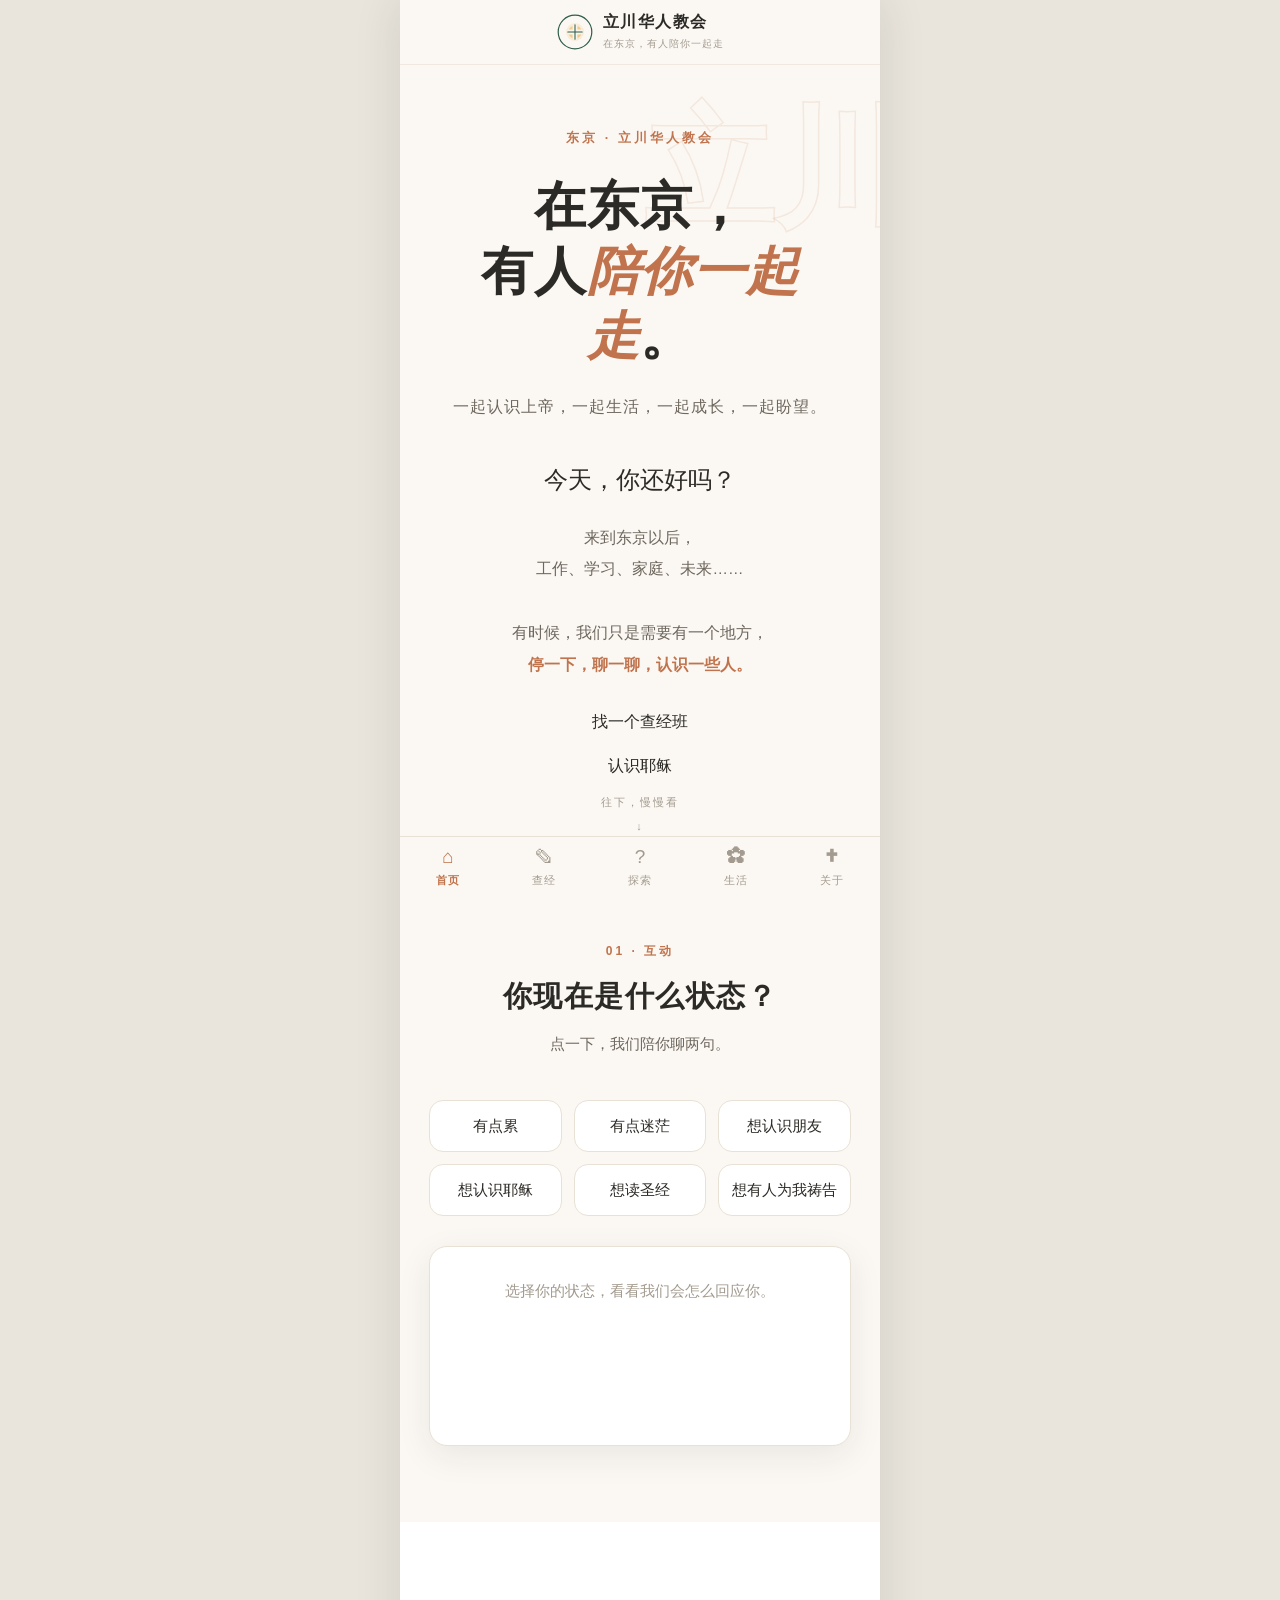
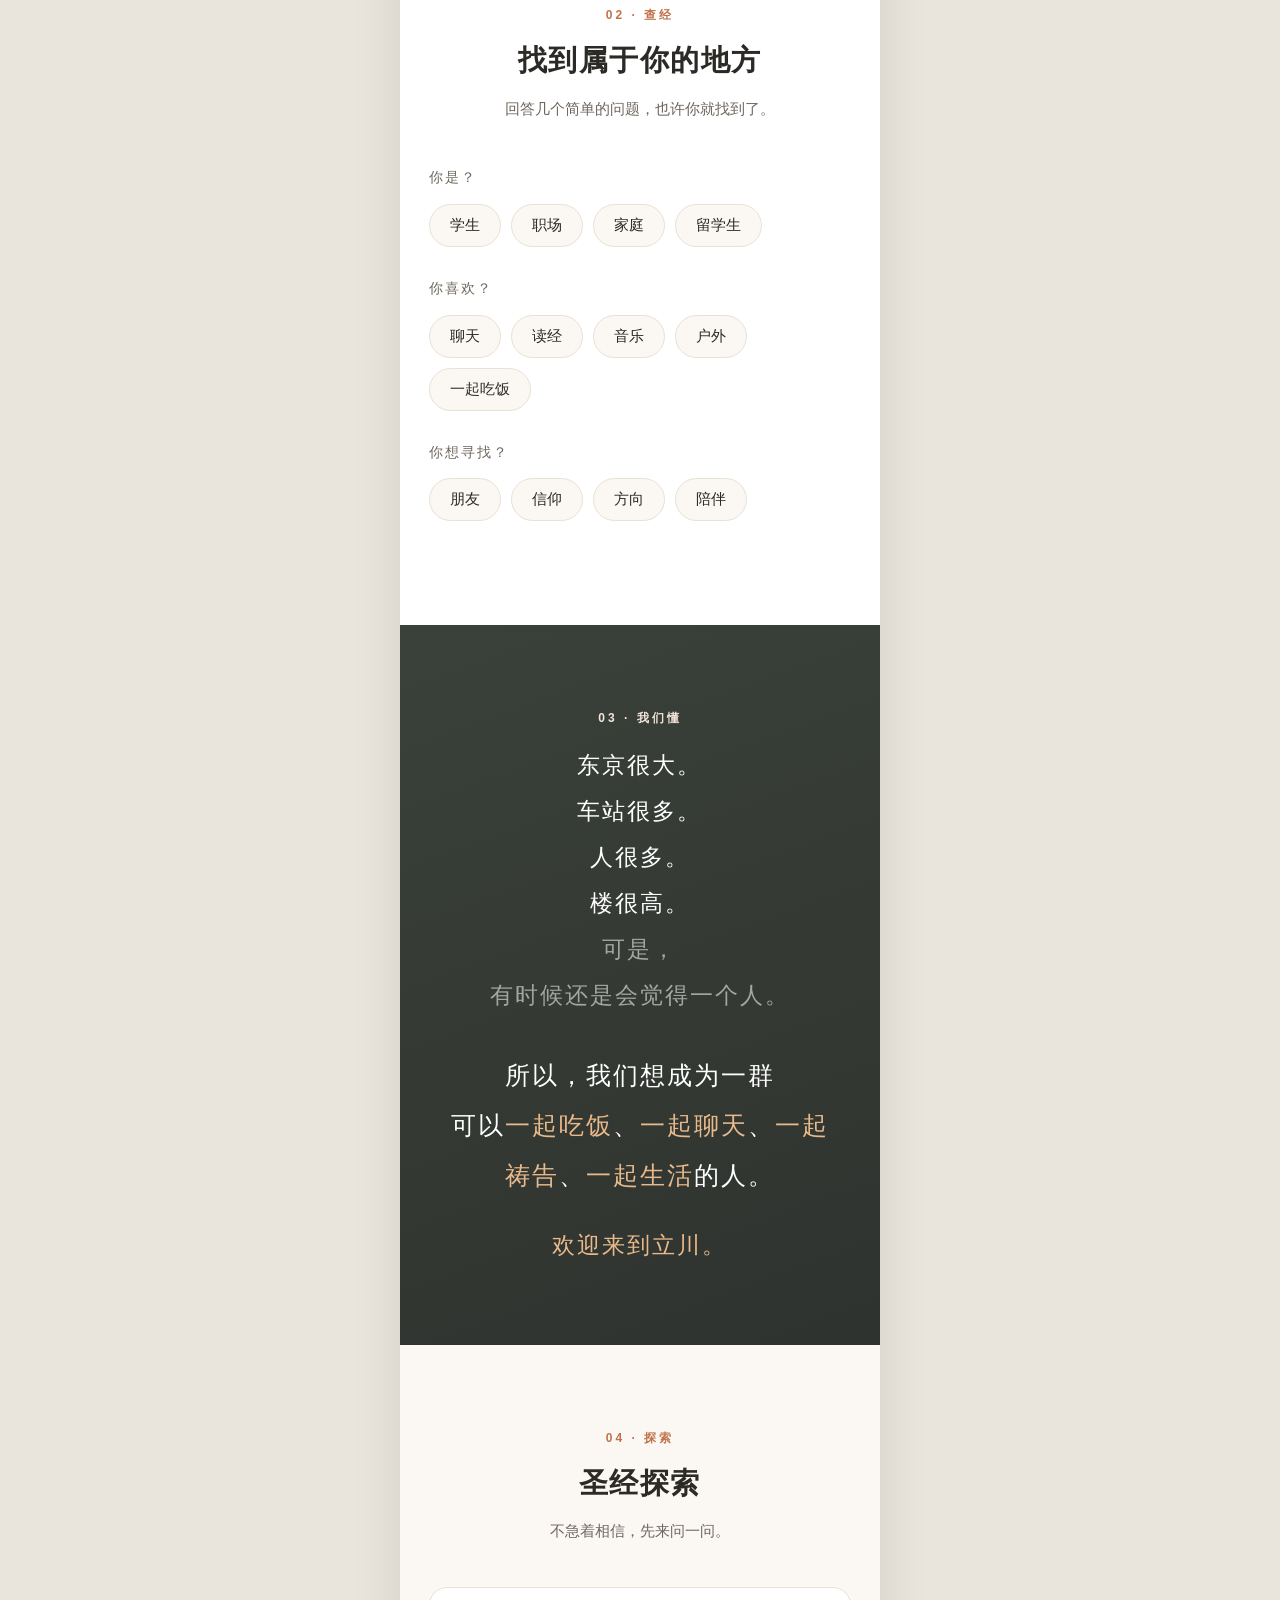
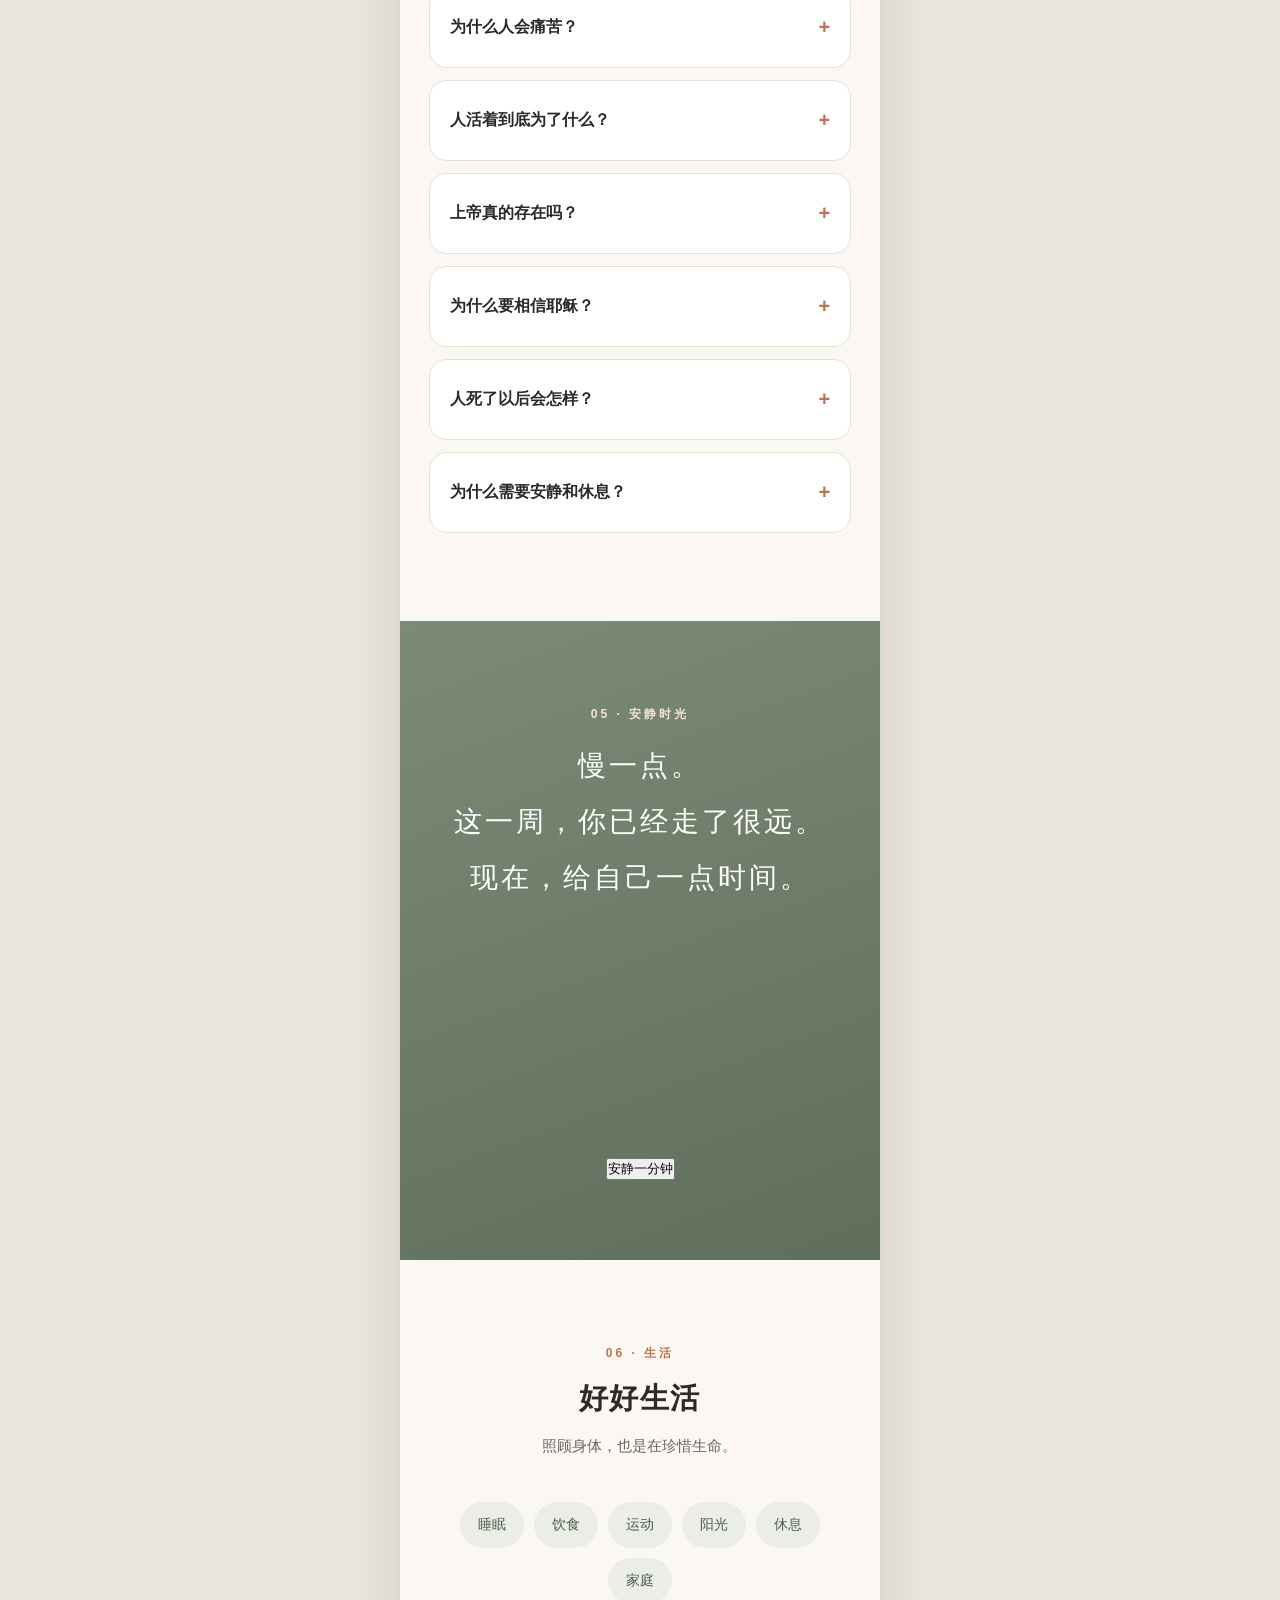
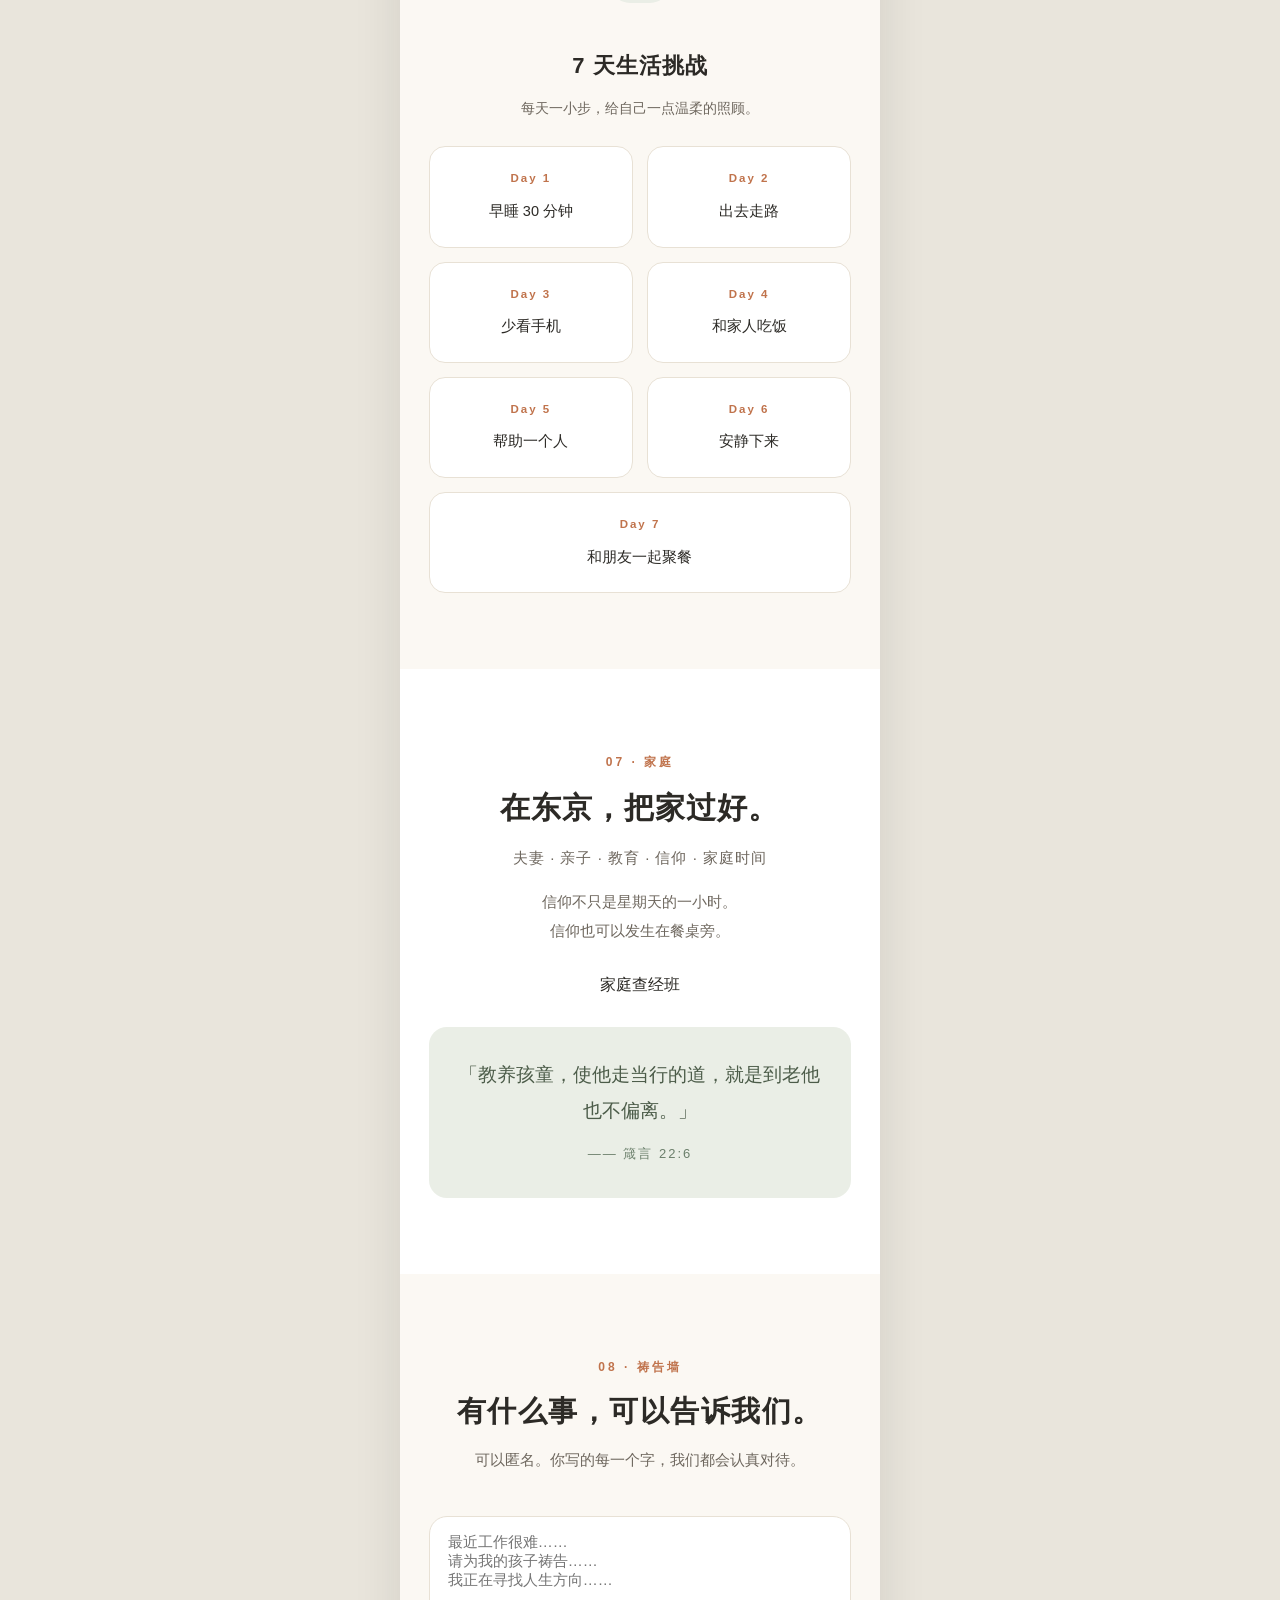
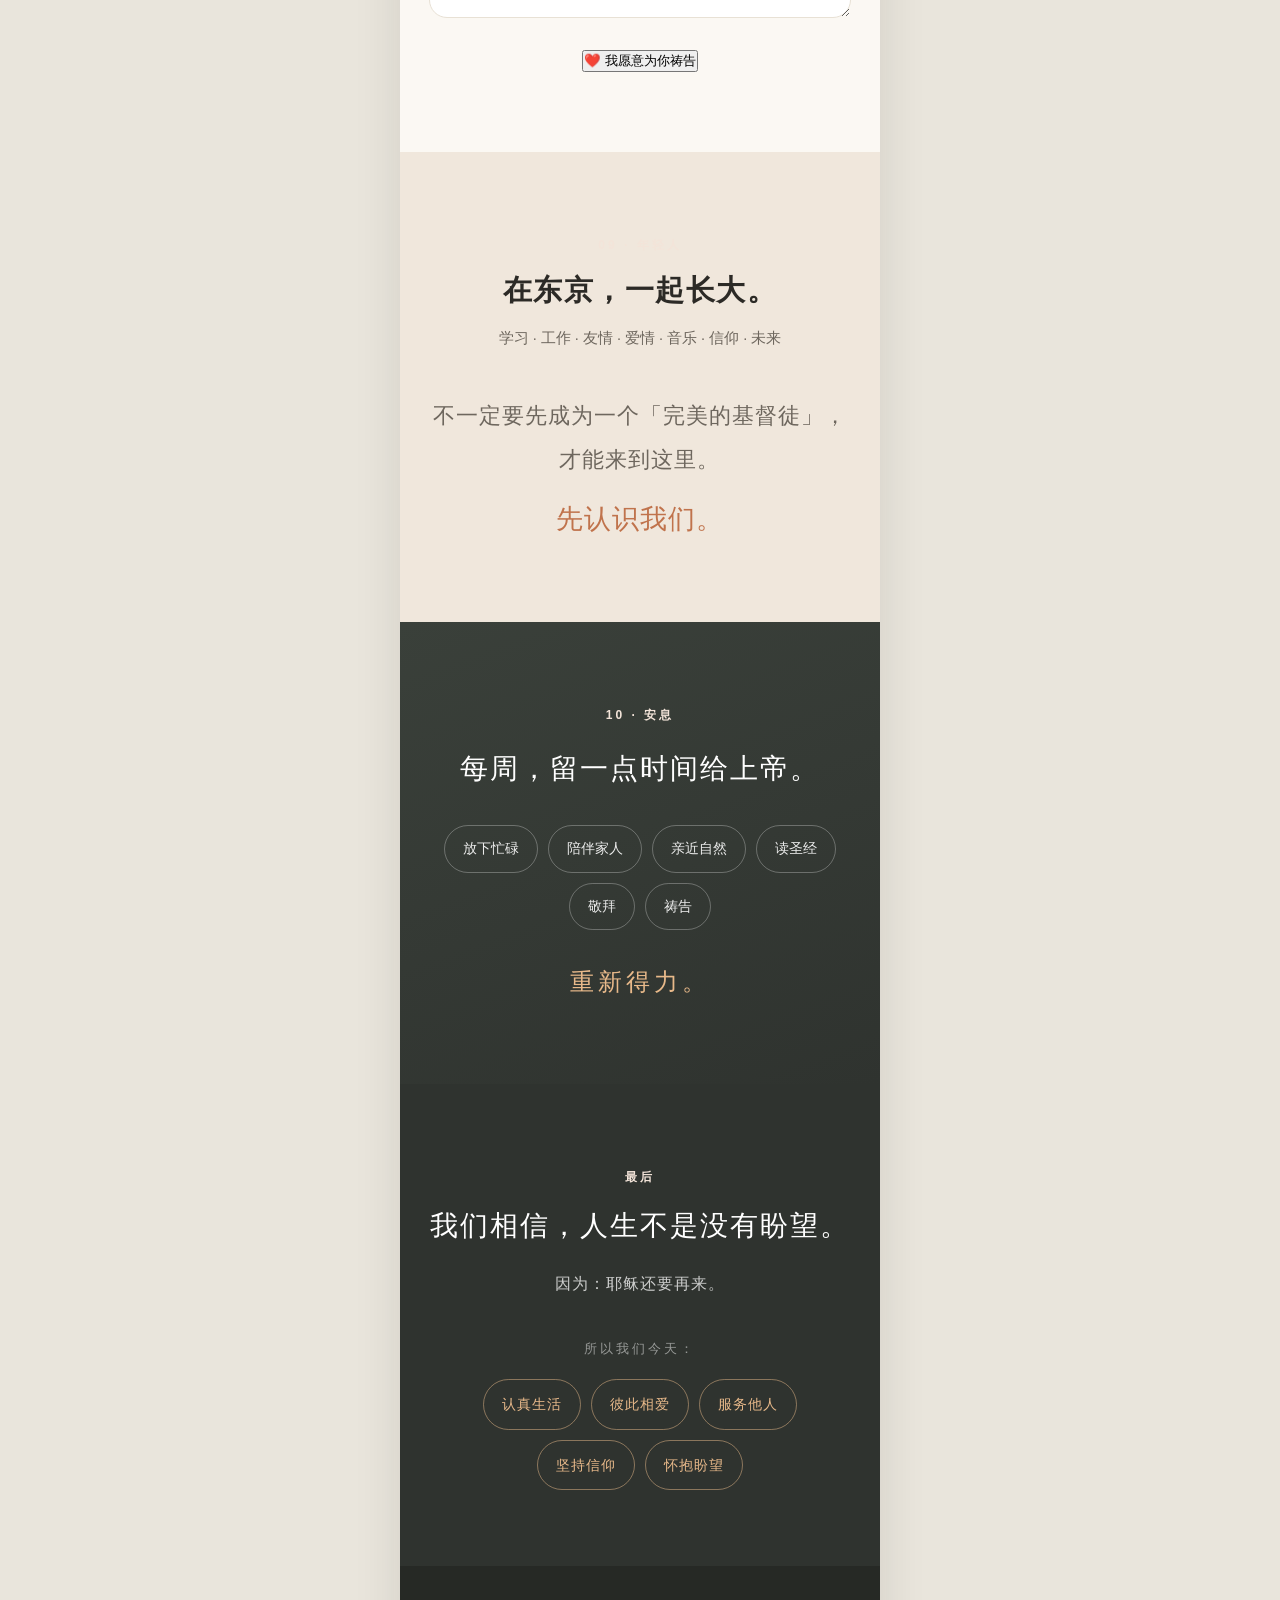
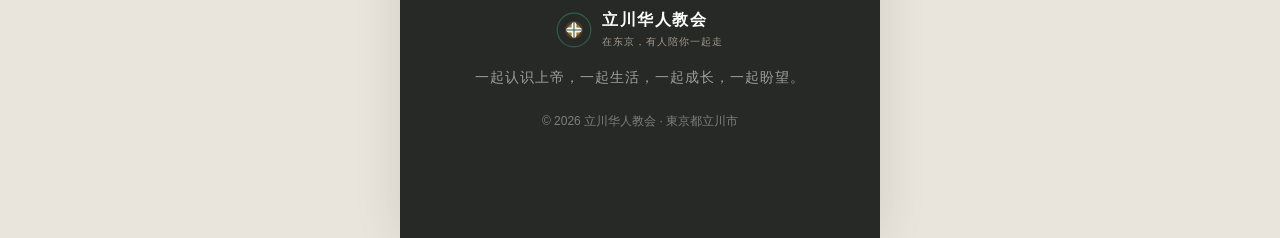
<file: index.html>
<!DOCTYPE html>
<html lang="zh-CN">
<head>
  <meta charset="UTF-8">
  <meta name="viewport" content="width=device-width, initial-scale=1.0">
  <title>立川华人教会｜在东京，有人陪你一起走</title>
  <meta name="description" content="立川华人教会 —— 一个在东京陪你一起走的教会网站。找朋友、找查经、认识圣经、认识耶稣，重新找到生活方向。">
  <link rel="icon" href="assets/img/logo.svg">
  <link rel="stylesheet" href="assets/css/style.css?v=2">
</head>
<body>

<div class="phone">
  <!-- ==================== 顶部栏 ==================== -->
  <header class="nav" id="top">
    <div class="nav-inner">
      <a class="brand" href="#home">
        <span class="brand-logo"><img src="assets/img/logo.svg" alt="立川华人教会"></span>
        <span class="brand-name">
          <strong>立川华人教会</strong>
          <span>在东京，有人陪你一起走</span>
        </span>
      </a>
    </div>
  </header>

  <!-- ==================== 首页 / Hero ==================== -->
  <section class="hero" id="home">
    <div class="hero-bg-word" aria-hidden="true">立川</div>
    <div class="container hero-inner">
      <div class="hero-main reveal in">
        <span class="hero-label">东京 · 立川华人教会</span>
        <h1>在东京，<br>有人<em class="accent">陪你一起走</em>。</h1>
        <p class="hero-sub">一起认识上帝，一起生活，一起成长，一起盼望。</p>
      </div>

      <div class="hero-welcome reveal in" data-delay="1">
        <p class="today">今天，你还好吗？</p>
        <p class="warm">来到东京以后，<br>工作、学习、家庭、未来……<br><br>有时候，我们只是需要有一个地方，<br><span class="hl">停一下，聊一聊，认识一些人。</span></p>
        <div class="hero-actions">
          <a class="btn btn-accent" href="#find">找一个查经班</a>
          <a class="btn btn-ghost" href="#explore">认识耶稣</a>
        </div>
      </div>
    </div>
    <div class="hero-scroll" aria-hidden="true"><span>往下，慢慢看</span><i>↓</i></div>
  </section>

  <!-- ==================== 01 互动首页 ==================== -->
  <section class="section" id="mood">
    <div class="container">
      <div class="section-head reveal">
        <span class="kicker">01 · 互动</span>
        <h2>你现在是什么状态？</h2>
        <p>点一下，我们陪你聊两句。</p>
      </div>

      <div class="mood-grid reveal" data-delay="1">
        <button class="mood-chip" data-mood="tired">有点累</button>
        <button class="mood-chip" data-mood="lost">有点迷茫</button>
        <button class="mood-chip" data-mood="friends">想认识朋友</button>
        <button class="mood-chip" data-mood="jesus">想认识耶稣</button>
        <button class="mood-chip" data-mood="bible">想读圣经</button>
        <button class="mood-chip" data-mood="pray">想有人为我祷告</button>
      </div>

      <div class="mood-panel reveal" data-delay="2" id="mood-panel">
        <p class="mood-panel__hint">选择你的状态，看看我们会怎么回应你。</p>
      </div>
    </div>
  </section>

  <!-- ==================== 02 找到属于你的地方 ==================== -->
  <section class="section alt" id="find">
    <div class="container">
      <div class="section-head reveal">
        <span class="kicker">02 · 查经</span>
        <h2>找到属于你的地方</h2>
        <p>回答几个简单的问题，也许你就找到了。</p>
      </div>

      <div class="quiz reveal" data-delay="1">
        <div class="quiz-q">
          <p class="quiz-label">你是？</p>
          <div class="quiz-opts" data-q="1">
            <button class="opt" data-val="学生">学生</button>
            <button class="opt" data-val="职场">职场</button>
            <button class="opt" data-val="家庭">家庭</button>
            <button class="opt" data-val="留学生">留学生</button>
          </div>
        </div>
        <div class="quiz-q">
          <p class="quiz-label">你喜欢？</p>
          <div class="quiz-opts" data-q="2">
            <button class="opt" data-val="聊天">聊天</button>
            <button class="opt" data-val="读经">读经</button>
            <button class="opt" data-val="音乐">音乐</button>
            <button class="opt" data-val="户外">户外</button>
            <button class="opt" data-val="一起吃饭">一起吃饭</button>
          </div>
        </div>
        <div class="quiz-q">
          <p class="quiz-label">你想寻找？</p>
          <div class="quiz-opts" data-q="3">
            <button class="opt" data-val="朋友">朋友</button>
            <button class="opt" data-val="信仰">信仰</button>
            <button class="opt" data-val="方向">方向</button>
            <button class="opt" data-val="陪伴">陪伴</button>
          </div>
        </div>

        <div class="quiz-result" id="quiz-result">
          <div class="quiz-result__card">
            <p class="quiz-result__lead">也许，你可以从这个查经班开始。</p>
            <h3>立川青年查经班</h3>
            <p class="quiz-result__meta">每周五 · 一起吃饭 · 聊天 · 读圣经</p>
            <a class="btn btn-accent" href="#prayer">第一次来看看</a>
          </div>
        </div>
      </div>
    </div>
  </section>

  <!-- ==================== 03 一个人来到东京 ==================== -->
  <section class="section alone" id="alone">
    <div class="container">
      <div class="alone-copy reveal">
        <span class="kicker light">03 · 我们懂</span>
        <p class="line">东京很大。</p>
        <p class="line">车站很多。</p>
        <p class="line">人很多。</p>
        <p class="line">楼很高。</p>
        <p class="line dim">可是，</p>
        <p class="line dim">有时候还是会觉得一个人。</p>
        <div class="alone-gap"></div>
        <p class="line big">所以，我们想成为一群</p>
        <p class="line big">可以<em>一起吃饭</em>、<em>一起聊天</em>、<em>一起祷告</em>、<em>一起生活</em>的人。</p>
        <p class="line accent-line">欢迎来到立川。</p>
      </div>
    </div>
  </section>

  <!-- ==================== 04 圣经探索 ==================== -->
  <section class="section" id="explore">
    <div class="container">
      <div class="section-head reveal">
        <span class="kicker">04 · 探索</span>
        <h2>圣经探索</h2>
        <p>不急着相信，先来问一问。</p>
      </div>

      <div class="explore-list reveal" data-delay="1">
        <details class="explore-item">
          <summary>为什么人会痛苦？</summary>
          <div class="explore-body">
            <p class="verse">「你们在世上会有苦难，但你们可以放心，我已经胜了世界。」<span class="ref">—— 约翰福音 16:33</span></p>
            <p>痛苦不是答案，但耶稣说祂已经在苦难中胜过了世界。我们不必假装一切很好，可以带着真实的问题来，一起寻找答案。</p>
            <a class="text-link" href="#prayer">和我们聊聊 →</a>
          </div>
        </details>
        <details class="explore-item">
          <summary>人活着到底为了什么？</summary>
          <div class="explore-body">
            <p class="verse">「你叫他比天使微小一点，并赐他荣耀尊贵为冠冕。」<span class="ref">—— 诗篇 8:5</span></p>
            <p>你不是偶然存在的。圣经说人被造得荣耀而尊贵，被爱、被珍惜，也被赋予一份有意义的人生。</p>
            <a class="text-link" href="#prayer">和我们聊聊 →</a>
          </div>
        </details>
        <details class="explore-item">
          <summary>上帝真的存在吗？</summary>
          <div class="explore-body">
            <p class="verse">「自从造天地以来，神的永能和神性是明明可知的。」<span class="ref">—— 罗马书 1:20</span></p>
            <p>这是个值得认真对待的问题。我们欢迎你提问、怀疑、探索，也愿意陪你一起寻找答案。</p>
            <a class="text-link" href="#prayer">和我们聊聊 →</a>
          </div>
        </details>
        <details class="explore-item">
          <summary>为什么要相信耶稣？</summary>
          <div class="explore-body">
            <p class="verse">「神爱世人，甚至将祂的独生子赐给他们。」<span class="ref">—— 约翰福音 3:16</span></p>
            <p>因为耶稣愿意走近我们。祂不是高高在上的神，而是愿意和我们一起走的那一位。</p>
            <a class="text-link" href="#prayer">和我们聊聊 →</a>
          </div>
        </details>
        <details class="explore-item">
          <summary>人死了以后会怎样？</summary>
          <div class="explore-body">
            <p class="verse">「在基督里睡了的人，神也必将他们与耶稣一同带来。」<span class="ref">—— 帖撒罗尼迦前书 4:14</span></p>
            <p>圣经给我们一个有盼望的答案：死亡不是终点，在耶稣里，我们有复活的盼望。</p>
            <a class="text-link" href="#prayer">和我们聊聊 →</a>
          </div>
        </details>
        <details class="explore-item">
          <summary>为什么需要安静和休息？</summary>
          <div class="explore-body">
            <p class="verse">「你们要休息，要知道我是神。」<span class="ref">—— 诗篇 46:10</span></p>
            <p>休息不是懒惰，是重新得力。上帝在创造后也安息，祂邀请我们也学习停下。</p>
            <a class="text-link" href="#quiet">去安静时光 →</a>
          </div>
        </details>
      </div>
    </div>
  </section>

  <!-- ==================== 05 安静时光 ==================== -->
  <section class="section quiet" id="quiet">
    <div class="container quiet-box reveal">
      <span class="kicker light">05 · 安静时光</span>
      <p class="quiet-line q1">慢一点。</p>
      <p class="quiet-line q2">这一周，你已经走了很远。</p>
      <p class="quiet-line q3">现在，给自己一点时间。</p>
      <div class="quiet-stage" id="quiet-stage">
        <p class="quiet-step" data-step="breath">呼吸。</p>
        <p class="quiet-step" data-step="still">安静。</p>
        <p class="quiet-step" data-step="thanks">感谢。</p>
        <p class="quiet-step" data-step="pray">祷告。</p>
        <p class="quiet-verse" id="quiet-verse">「凡劳苦担重担的人，可以到我这里来，我就使你们得安息。」<span>—— 马太福音 11:28</span></p>
      </div>
      <button class="btn btn-light" id="quiet-start">安静一分钟</button>
      <button class="btn btn-light-ghost" id="quiet-reset" style="display:none;">再安静一次</button>
    </div>
  </section>

  <!-- ==================== 06 好好生活 ==================== -->
  <section class="section" id="life">
    <div class="container">
      <div class="section-head reveal">
        <span class="kicker">06 · 生活</span>
        <h2>好好生活</h2>
        <p>照顾身体，也是在珍惜生命。</p>
      </div>

      <div class="life-tags reveal" data-delay="1">
        <span>睡眠</span><span>饮食</span><span>运动</span><span>阳光</span><span>休息</span><span>家庭</span>
      </div>

      <div class="challenge-head reveal">
        <h3>7 天生活挑战</h3>
        <p>每天一小步，给自己一点温柔的照顾。</p>
      </div>

      <div class="challenge-grid">
        <div class="day reveal"><span class="day-num">Day 1</span><p>早睡 30 分钟</p></div>
        <div class="day reveal" data-delay="1"><span class="day-num">Day 2</span><p>出去走路</p></div>
        <div class="day reveal" data-delay="2"><span class="day-num">Day 3</span><p>少看手机</p></div>
        <div class="day reveal" data-delay="1"><span class="day-num">Day 4</span><p>和家人吃饭</p></div>
        <div class="day reveal" data-delay="2"><span class="day-num">Day 5</span><p>帮助一个人</p></div>
        <div class="day reveal" data-delay="3"><span class="day-num">Day 6</span><p>安静下来</p></div>
        <div class="day day--wide reveal" data-delay="3"><span class="day-num">Day 7</span><p>和朋友一起聚餐</p></div>
      </div>
    </div>
  </section>

  <!-- ==================== 07 家庭 ==================== -->
  <section class="section alt" id="family">
    <div class="container split">
      <div class="split-text reveal">
        <span class="kicker">07 · 家庭</span>
        <h2>在东京，把家过好。</h2>
        <p class="lead">夫妻 · 亲子 · 教育 · 信仰 · 家庭时间</p>
        <p>信仰不只是星期天的一小时。<br>信仰也可以发生在餐桌旁。</p>
        <a class="btn btn-accent" href="#prayer">家庭查经班</a>
      </div>
      <div class="split-quote reveal" data-delay="1">
        <p class="q">「教养孩童，使他走当行的道，就是到老他也不偏离。」</p>
        <p class="src">—— 箴言 22:6</p>
      </div>
    </div>
  </section>

  <!-- ==================== 08 祷告墙 ==================== -->
  <section class="section" id="prayer">
    <div class="container">
      <div class="section-head reveal">
        <span class="kicker">08 · 祷告墙</span>
        <h2>有什么事，可以告诉我们。</h2>
        <p>可以匿名。你写的每一个字，我们都会认真对待。</p>
      </div>

      <div class="prayer-box reveal" data-delay="1">
        <textarea id="prayer-input" rows="4" placeholder="最近工作很难……&#10;请为我的孩子祷告……&#10;我正在寻找人生方向……"></textarea>
        <button class="btn btn-accent" id="prayer-submit">❤️ 我愿意为你祷告</button>
        <p class="prayer-done" id="prayer-done">收到。我们会在祷告中记住你。愿平安与你同在。</p>
      </div>
    </div>
  </section>

  <!-- ==================== 09 年轻人 ==================== -->
  <section class="section youth" id="youth">
    <div class="container">
      <div class="section-head reveal light-head">
        <span class="kicker light">09 · 年轻人</span>
        <h2>在东京，一起长大。</h2>
        <p>学习 · 工作 · 友情 · 爱情 · 音乐 · 信仰 · 未来</p>
      </div>
      <p class="youth-line reveal" data-delay="1">不一定要先成为一个「完美的基督徒」，才能来到这里。</p>
      <p class="youth-line strong reveal" data-delay="2">先认识我们。</p>
    </div>
  </section>

  <!-- ==================== 10 安息与盼望 ==================== -->
  <section class="section rest" id="rest">
    <div class="container">
      <div class="rest-copy reveal">
        <span class="kicker light">10 · 安息</span>
        <p class="rest-lead">每周，留一点时间给上帝。</p>
        <div class="rest-tags">
          <span>放下忙碌</span><span>陪伴家人</span><span>亲近自然</span><span>读圣经</span><span>敬拜</span><span>祷告</span>
        </div>
        <p class="rest-end">重新得力。</p>
      </div>
    </div>
  </section>

  <!-- ==================== 11 最后一屏 ==================== -->
  <section class="section final" id="about">
    <div class="container final-box reveal">
      <span class="kicker light">最后</span>
      <p class="final-line">我们相信，人生不是没有盼望。</p>
      <p class="final-because">因为：耶稣还要再来。</p>
      <p class="final-so">所以我们今天：</p>
      <div class="final-words">
        <span>认真生活</span><span>彼此相爱</span><span>服务他人</span><span>坚持信仰</span><span>怀抱盼望</span>
      </div>
    </div>
  </section>

  <!-- ==================== 页脚 ==================== -->
  <footer class="footer">
    <div class="container">
      <a class="brand" href="#home">
        <span class="brand-logo"><img src="assets/img/logo.svg" alt=""></span>
        <span class="brand-name"><strong>立川华人教会</strong><span>在东京，有人陪你一起走</span></span>
      </a>
      <p class="footer-tagline">一起认识上帝，一起生活，一起成长，一起盼望。</p>
      <p class="footer-copy">© <span class="js-year">2026</span> 立川华人教会 · 東京都立川市</p>
    </div>
  </footer>
</div><!-- /.phone -->

  <!-- ==================== 底部标签导航（手机版） ==================== -->
  <nav class="tabbar">
    <a class="tab" href="#home"><span class="tab-ic">⌂</span><span class="tab-tx">首页</span></a>
    <a class="tab" href="#find"><span class="tab-ic">✎</span><span class="tab-tx">查经</span></a>
    <a class="tab" href="#explore"><span class="tab-ic">?</span><span class="tab-tx">探索</span></a>
    <a class="tab" href="#life"><span class="tab-ic">✿</span><span class="tab-tx">生活</span></a>
    <a class="tab" href="#about"><span class="tab-ic">✝</span><span class="tab-tx">关于</span></a>
  </nav>

  <script src="assets/js/main.js?v=3"></script>
</body>
</html>
</file>
<file: assets/css/style.css>
/* ============================================================
   立川华人教会 · 手机版版面
   窄屏手机式布局：内容居中窄栏 + 底部 App 式标签导航
   ============================================================ */

:root {
  --paper: #fbf8f3;
  --white: #ffffff;
  --ink: #2c2a26;
  --ink-soft: #6e675e;
  --ink-faint: #a39b8f;
  --accent: #c0734c;
  --accent-deep: #a85f3c;
  --accent-soft: #f3e4d9;
  --sage: #7c8b76;
  --sage-soft: #eaeee6;
  --line: #e8e1d5;
  --dark: #2f332f;
  --font: "PingFang SC", "Hiragino Sans GB", "Hiragino Sans", "Noto Sans CJK SC", "Helvetica Neue", Arial, sans-serif;
  --font-serif: "Songti SC", "STSong", "Noto Serif CJK SC", "SimSun", serif;
  --radius: 18px;
  --shadow: 0 10px 34px rgba(44, 42, 38, 0.08);
  --phone: 480px;
}

* { box-sizing: border-box; margin: 0; padding: 0; }

html { scroll-behavior: smooth; }

body {
  font-family: var(--font);
  color: var(--ink);
  background: #e9e5dc;
  font-size: 15.5px;
  line-height: 2.05;
  -webkit-font-smoothing: antialiased;
}

img { max-width: 100%; display: block; }
a { color: inherit; text-decoration: none; }
ul { list-style: none; }
button { font-family: inherit; cursor: pointer; }

/* ============ 手机外壳 ============ */
.phone {
  position: relative;
  max-width: var(--phone);
  margin: 0 auto;
  min-height: 100vh;
  background: var(--paper);
  box-shadow: 0 0 44px rgba(44, 42, 38, 0.12);
}

.container { width: min(440px, 88%); margin: 0 auto; }

/* ============ 顶部栏 ============ */
.nav {
  position: sticky;
  top: 0;
  z-index: 1000;
  background: rgba(251, 248, 243, 0.9);
  backdrop-filter: blur(14px);
  -webkit-backdrop-filter: blur(14px);
  border-bottom: 1px solid rgba(232, 225, 213, 0.7);
}
.nav-inner {
  display: flex;
  align-items: center;
  justify-content: center;
  height: 64px;
  padding: 0 18px;
}

.brand { display: flex; align-items: center; gap: 10px; }
.brand-logo { width: 36px; height: 36px; flex-shrink: 0; }
.brand-logo img { width: 36px; height: 36px; }
.brand-name { line-height: 1.25; text-align: left; }
.brand-name strong { display: block; font-size: 16px; letter-spacing: 1.5px; color: var(--ink); }
.brand-name span { font-size: 10px; letter-spacing: 1px; color: var(--ink-faint); }

/* ============ Hero ============ */
.hero {
  position: relative;
  min-height: 88vh;
  display: flex;
  align-items: center;
  padding: 56px 0 76px;
  overflow: hidden;
}
.hero-bg-word {
  position: absolute;
  top: 40px;
  right: -24px;
  font-family: var(--font-serif);
  font-size: 130px;
  font-weight: 700;
  line-height: 1;
  color: transparent;
  -webkit-text-stroke: 1.5px rgba(192, 115, 76, 0.12);
  user-select: none;
  pointer-events: none;
  z-index: 0;
}
.hero-inner {
  position: relative;
  z-index: 1;
  text-align: center;
}
.hero-label {
  display: inline-block;
  font-size: 12.5px;
  letter-spacing: 3px;
  color: var(--accent);
  font-weight: 600;
  margin-bottom: 22px;
}
.hero h1 {
  font-size: clamp(38px, 10vw, 52px);
  line-height: 1.25;
  font-weight: 700;
  letter-spacing: 1px;
  margin-bottom: 22px;
}
.hero h1 .accent {
  color: var(--accent);
  font-family: var(--font-serif);
  font-weight: 600;
}
.hero-sub { font-size: 15.5px; color: var(--ink-soft); letter-spacing: 1px; }
.hero-welcome { margin-top: 34px; }
.hero-welcome .today {
  font-family: var(--font-serif);
  font-size: 24px;
  color: var(--ink);
  margin-bottom: 16px;
}
.hero-welcome .warm { font-size: 15.5px; color: var(--ink-soft); }
.hero-welcome .warm .hl { color: var(--accent); font-weight: 600; }
.hero-actions { display: flex; flex-direction: column; gap: 12px; margin-top: 26px; }
.hero-actions .btn { width: 100%; justify-content: center; }

.hero-scroll {
  position: absolute;
  bottom: 20px;
  left: 50%;
  transform: translateX(-50%);
  display: flex;
  flex-direction: column;
  align-items: center;
  gap: 2px;
  color: var(--ink-faint);
  font-size: 11px;
  letter-spacing: 2px;
}
.hero-scroll i { font-style: normal; animation: bounce 1.8s ease-in-out infinite; }
@keyframes bounce {
  0%, 100% { transform: translateY(0); opacity: .6; }
  50% { transform: translateY(5px); opacity: 1; }
}

/* ============ 通用区块 ============ */
.section { padding: 76px 0; }
.section.alt { background: var(--white); }

.section-head { text-align: center; max-width: 400px; margin: 0 auto 40px; }
.kicker {
  display: inline-block;
  font-size: 12px;
  font-weight: 700;
  letter-spacing: 3px;
  color: var(--accent);
  margin-bottom: 12px;
}
.kicker.light { color: var(--accent-soft); }
.section-head h2 {
  font-size: 29px;
  font-weight: 700;
  letter-spacing: 1.5px;
  line-height: 1.4;
  margin-bottom: 14px;
}
.section-head p { color: var(--ink-soft); font-size: 14.5px; }

/* ============ 01 互动 ============ */
.mood-grid {
  display: grid;
  grid-template-columns: repeat(3, 1fr);
  gap: 12px;
  margin-bottom: 30px;
}
.mood-chip {
  width: 100%;
  padding: 15px 6px;
  border-radius: 14px;
  border: 1.5px solid var(--line);
  background: var(--white);
  font-size: 14.5px;
  color: var(--ink);
  transition: all .2s ease;
  text-align: center;
  line-height: 1.4;
}
.mood-chip:hover { border-color: var(--accent); color: var(--accent); }
.mood-chip.selected { background: var(--accent); border-color: var(--accent); color: #fff; }

.mood-panel {
  min-height: 200px;
  background: var(--white);
  border: 1px solid var(--line);
  border-radius: var(--radius);
  padding: 30px 24px;
  text-align: center;
  box-shadow: var(--shadow);
}
.mood-panel__hint { color: var(--ink-faint); font-size: 14.5px; }
.mood-response { animation: fadeUp .5s ease; }
.mood-response .r-line { font-family: var(--font-serif); font-size: 19px; color: var(--ink); margin-bottom: 12px; line-height: 1.8; }
.mood-response .r-sub { color: var(--ink-soft); font-size: 15px; margin-bottom: 20px; }
.mood-response .r-actions { display: flex; justify-content: center; gap: 10px; }
@keyframes fadeUp {
  from { opacity: 0; transform: translateY(10px); }
  to { opacity: 1; transform: none; }
}

/* ============ 02 查经问答 ============ */
.quiz-q { margin-bottom: 28px; }
.quiz-label { font-size: 13.5px; letter-spacing: 2px; color: var(--ink-soft); margin-bottom: 12px; }
.quiz-opts { display: flex; flex-wrap: wrap; gap: 10px; }
.opt {
  padding: 11px 20px;
  border-radius: 999px;
  border: 1.5px solid var(--line);
  background: var(--paper);
  font-size: 14.5px;
  color: var(--ink);
  transition: all .2s ease;
}
.opt:hover { border-color: var(--accent); }
.opt.selected { background: var(--ink); border-color: var(--ink); color: #fff; }

.quiz-result { display: none; margin-top: 16px; }
.quiz-result.show { display: block; animation: fadeUp .5s ease; }
.quiz-result__card {
  background: var(--accent-soft);
  border: 1px solid rgba(192, 115, 76, 0.25);
  border-radius: var(--radius);
  padding: 32px 24px;
  text-align: center;
}
.quiz-result__lead { color: var(--ink-soft); font-size: 14.5px; margin-bottom: 8px; }
.quiz-result h3 { font-size: 23px; letter-spacing: 2px; margin-bottom: 6px; }
.quiz-result__meta { color: var(--ink-soft); font-size: 13.5px; margin-bottom: 20px; }

/* ============ 03 一个人来到东京 ============ */
.alone {
  background: linear-gradient(160deg, #3a403a 0%, #2f332f 100%);
  color: #fff;
}
.alone-copy { max-width: 380px; margin: 0 auto; text-align: center; }
.alone-copy .line {
  font-family: var(--font-serif);
  font-size: 23px;
  letter-spacing: 2px;
  line-height: 2;
}
.alone-copy .line.dim { color: rgba(255, 255, 255, 0.55); }
.alone-copy .line.big { font-size: 25px; }
.alone-copy .line.big em { font-style: normal; color: #e8b98a; }
.alone-gap { height: 32px; }
.alone-copy .line.accent-line { margin-top: 22px; color: #e8b98a; }

/* ============ 04 圣经探索 ============ */
.explore-item {
  background: var(--white);
  border: 1px solid var(--line);
  border-radius: var(--radius);
  margin-bottom: 12px;
  overflow: hidden;
}
.explore-item[open] { border-color: var(--accent); box-shadow: var(--shadow); }
.explore-item summary {
  padding: 19px 20px;
  font-size: 16px;
  font-weight: 600;
  cursor: pointer;
  list-style: none;
  display: flex;
  align-items: center;
  justify-content: space-between;
  gap: 12px;
}
.explore-item summary::-webkit-details-marker { display: none; }
.explore-item summary::after { content: "+"; font-size: 20px; color: var(--accent); transition: transform .25s; }
.explore-item[open] summary::after { transform: rotate(45deg); }
.explore-body { padding: 0 20px 20px; color: var(--ink-soft); font-size: 14.5px; }
.explore-body .verse {
  font-family: var(--font-serif);
  font-size: 15.5px;
  color: var(--ink);
  line-height: 1.9;
  padding-left: 14px;
  border-left: 3px solid var(--accent);
  margin-bottom: 12px;
}
.explore-body .verse .ref { display: block; font-family: var(--font); font-size: 12.5px; color: var(--ink-faint); margin-top: 6px; }
.text-link { color: var(--accent); font-size: 14px; font-weight: 600; display: inline-block; margin-top: 12px; }
.text-link:hover { color: var(--accent-deep); }

/* ============ 05 安静时光 ============ */
.quiet {
  background: linear-gradient(160deg, #7c8b76 0%, #5f6f5c 100%);
  color: #fff;
}
.quiet-box { text-align: center; max-width: 400px; margin: 0 auto; }
.quiet-line { font-family: var(--font-serif); font-size: 28px; letter-spacing: 3px; line-height: 2; }
.quiet-stage { min-height: 200px; display: flex; flex-direction: column; align-items: center; justify-content: center; margin: 20px 0 26px; }
.quiet-step, .quiet-verse { display: none; }
.quiet-step.show { display: block; animation: quietIn 2.2s ease forwards; }
.quiet-verse.show { display: block; animation: quietIn 2s ease forwards; }
.quiet-verse { font-family: var(--font-serif); font-size: 19px; line-height: 1.9; letter-spacing: 1px; }
.quiet-verse span { display: block; margin-top: 12px; font-family: var(--font); font-size: 12.5px; letter-spacing: 2px; color: rgba(255, 255, 255, 0.75); }
.quiet-step { font-family: var(--font-serif); font-size: 26px; letter-spacing: 4px; }
@keyframes quietIn {
  from { opacity: 0; transform: translateY(8px); }
  to { opacity: 1; transform: none; }
}

/* ============ 06 好好生活 ============ */
.life-tags { display: flex; flex-wrap: wrap; justify-content: center; gap: 10px; margin-bottom: 40px; }
.life-tags span {
  padding: 9px 18px;
  border-radius: 999px;
  background: var(--sage-soft);
  color: #4c5c49;
  font-size: 13.5px;
}
.challenge-head { text-align: center; margin-bottom: 24px; }
.challenge-head h3 { font-size: 22px; letter-spacing: 1px; margin-bottom: 6px; }
.challenge-head p { color: var(--ink-soft); font-size: 13.5px; }
.challenge-grid { display: grid; grid-template-columns: 1fr 1fr; gap: 14px; }
.day {
  background: var(--white);
  border: 1px solid var(--line);
  border-radius: 16px;
  padding: 20px 14px;
  text-align: center;
  transition: all .25s ease;
}
.day:hover { transform: translateY(-3px); box-shadow: var(--shadow); border-color: var(--accent); }
.day-num { display: block; font-size: 11.5px; letter-spacing: 2px; color: var(--accent); font-weight: 700; margin-bottom: 6px; }
.day p { font-size: 14.5px; color: var(--ink); }
.day--wide { grid-column: span 2; }

/* ============ 07 家庭 ============ */
.split { text-align: center; }
.split-text h2 { font-size: 30px; letter-spacing: 1px; margin-bottom: 14px; line-height: 1.4; }
.split-text .lead { color: var(--ink-soft); margin-bottom: 14px; font-size: 15px; letter-spacing: 1px; }
.split-text p { color: var(--ink-soft); font-size: 14.5px; margin-bottom: 22px; }
.split-quote {
  background: var(--sage-soft);
  border-radius: var(--radius);
  padding: 30px 24px;
  margin-top: 26px;
}
.split-quote .q { font-family: var(--font-serif); font-size: 19px; line-height: 1.9; color: #4c5c49; margin-bottom: 12px; }
.split-quote .src { font-size: 13px; letter-spacing: 2px; color: #6b7f6b; }

/* ============ 08 祷告墙 ============ */
.prayer-box { max-width: 440px; margin: 0 auto; text-align: center; }
.prayer-box textarea {
  width: 100%;
  padding: 16px 18px;
  border: 1.5px solid var(--line);
  border-radius: var(--radius);
  background: var(--white);
  font-family: inherit;
  font-size: 15px;
  color: var(--ink);
  resize: vertical;
  outline: none;
  margin-bottom: 16px;
}
.prayer-box textarea:focus { border-color: var(--accent); box-shadow: 0 0 0 3px rgba(192, 115, 76, 0.12); }
.prayer-done { display: none; margin-top: 16px; color: var(--accent); font-size: 14.5px; }

/* ============ 09 年轻人 ============ */
.youth { background: #f0e7dc; }
.youth-line { text-align: center; font-family: var(--font-serif); font-size: 22px; color: var(--ink-soft); letter-spacing: 1px; line-height: 2; }
.youth-line.strong { color: var(--accent); font-size: 27px; margin-top: 10px; }

/* ============ 10 安息与盼望 ============ */
.rest { background: linear-gradient(160deg, #3a403a 0%, #2f332f 100%); color: #fff; }
.rest-copy { text-align: center; max-width: 400px; margin: 0 auto; }
.rest-lead { font-family: var(--font-serif); font-size: 28px; letter-spacing: 2px; margin-bottom: 28px; }
.rest-tags { display: flex; flex-wrap: wrap; justify-content: center; gap: 10px; margin-bottom: 28px; }
.rest-tags span {
  padding: 9px 18px;
  border-radius: 999px;
  border: 1px solid rgba(255, 255, 255, 0.28);
  color: rgba(255, 255, 255, 0.9);
  font-size: 13.5px;
}
.rest-end { font-family: var(--font-serif); font-size: 24px; letter-spacing: 4px; color: #e8b98a; }

/* ============ 11 最后一屏 ============ */
.final { background: #2f332f; color: #fff; }
.final-box { text-align: center; max-width: 420px; margin: 0 auto; }
.final-line { font-family: var(--font-serif); font-size: 28px; letter-spacing: 2px; line-height: 1.8; }
.final-because { margin-top: 16px; font-size: 16px; color: rgba(255, 255, 255, 0.75); letter-spacing: 1px; }
.final-so { margin-top: 36px; font-size: 13px; letter-spacing: 3px; color: rgba(255, 255, 255, 0.5); }
.final-words { display: flex; flex-wrap: wrap; justify-content: center; gap: 10px; margin-top: 16px; }
.final-words span {
  padding: 10px 18px;
  border-radius: 999px;
  border: 1px solid rgba(232, 185, 138, 0.5);
  color: #e8b98a;
  font-size: 14px;
  letter-spacing: 1px;
}

/* ============ 页脚 ============ */
.footer { background: #262925; color: rgba(255, 255, 255, 0.65); padding: 44px 0 104px; text-align: center; }
.footer .brand { justify-content: center; margin-bottom: 14px; }
.footer .brand-name strong { color: #fff; }
.footer-tagline { font-size: 13.5px; letter-spacing: 1px; color: rgba(255, 255, 255, 0.55); margin-bottom: 18px; }
.footer-copy { font-size: 12px; color: rgba(255, 255, 255, 0.4); }

/* ============ 底部标签导航 ============ */
.tabbar {
  position: fixed;
  bottom: 0;
  left: 50%;
  transform: translateX(-50%);
  width: var(--phone);
  max-width: 100vw;
  z-index: 1100;
  display: flex;
  background: rgba(251, 248, 243, 0.96);
  backdrop-filter: blur(14px);
  -webkit-backdrop-filter: blur(14px);
  border-top: 1px solid var(--line);
  padding-bottom: env(safe-area-inset-bottom);
}
.tab {
  flex: 1;
  display: flex;
  flex-direction: column;
  align-items: center;
  gap: 3px;
  padding: 10px 0 8px;
  color: var(--ink-faint);
  transition: color .2s;
}
.tab-ic { font-size: 19px; line-height: 1; }
.tab-tx { font-size: 11px; letter-spacing: 1px; }
.tab.active { color: var(--accent); }
.tab.active .tab-ic { color: var(--accent); }
.tab.active .tab-tx { font-weight: 600; }

/* ============ 入场动画 ============ */
.reveal { opacity: 0; transform: translateY(22px); transition: opacity .7s ease, transform .7s ease; }
.reveal.in { opacity: 1; transform: none; }
.reveal[data-delay="1"] { transition-delay: .12s; }
.reveal[data-delay="2"] { transition-delay: .24s; }
.reveal[data-delay="3"] { transition-delay: .36s; }

/* ============ 真机小屏（≤480px 满宽无外壳） ============ */
@media (max-width: 480px) {
  body { background: var(--paper); }
  .phone { box-shadow: none; }
  .tabbar { width: 100%; }
}
</file>
